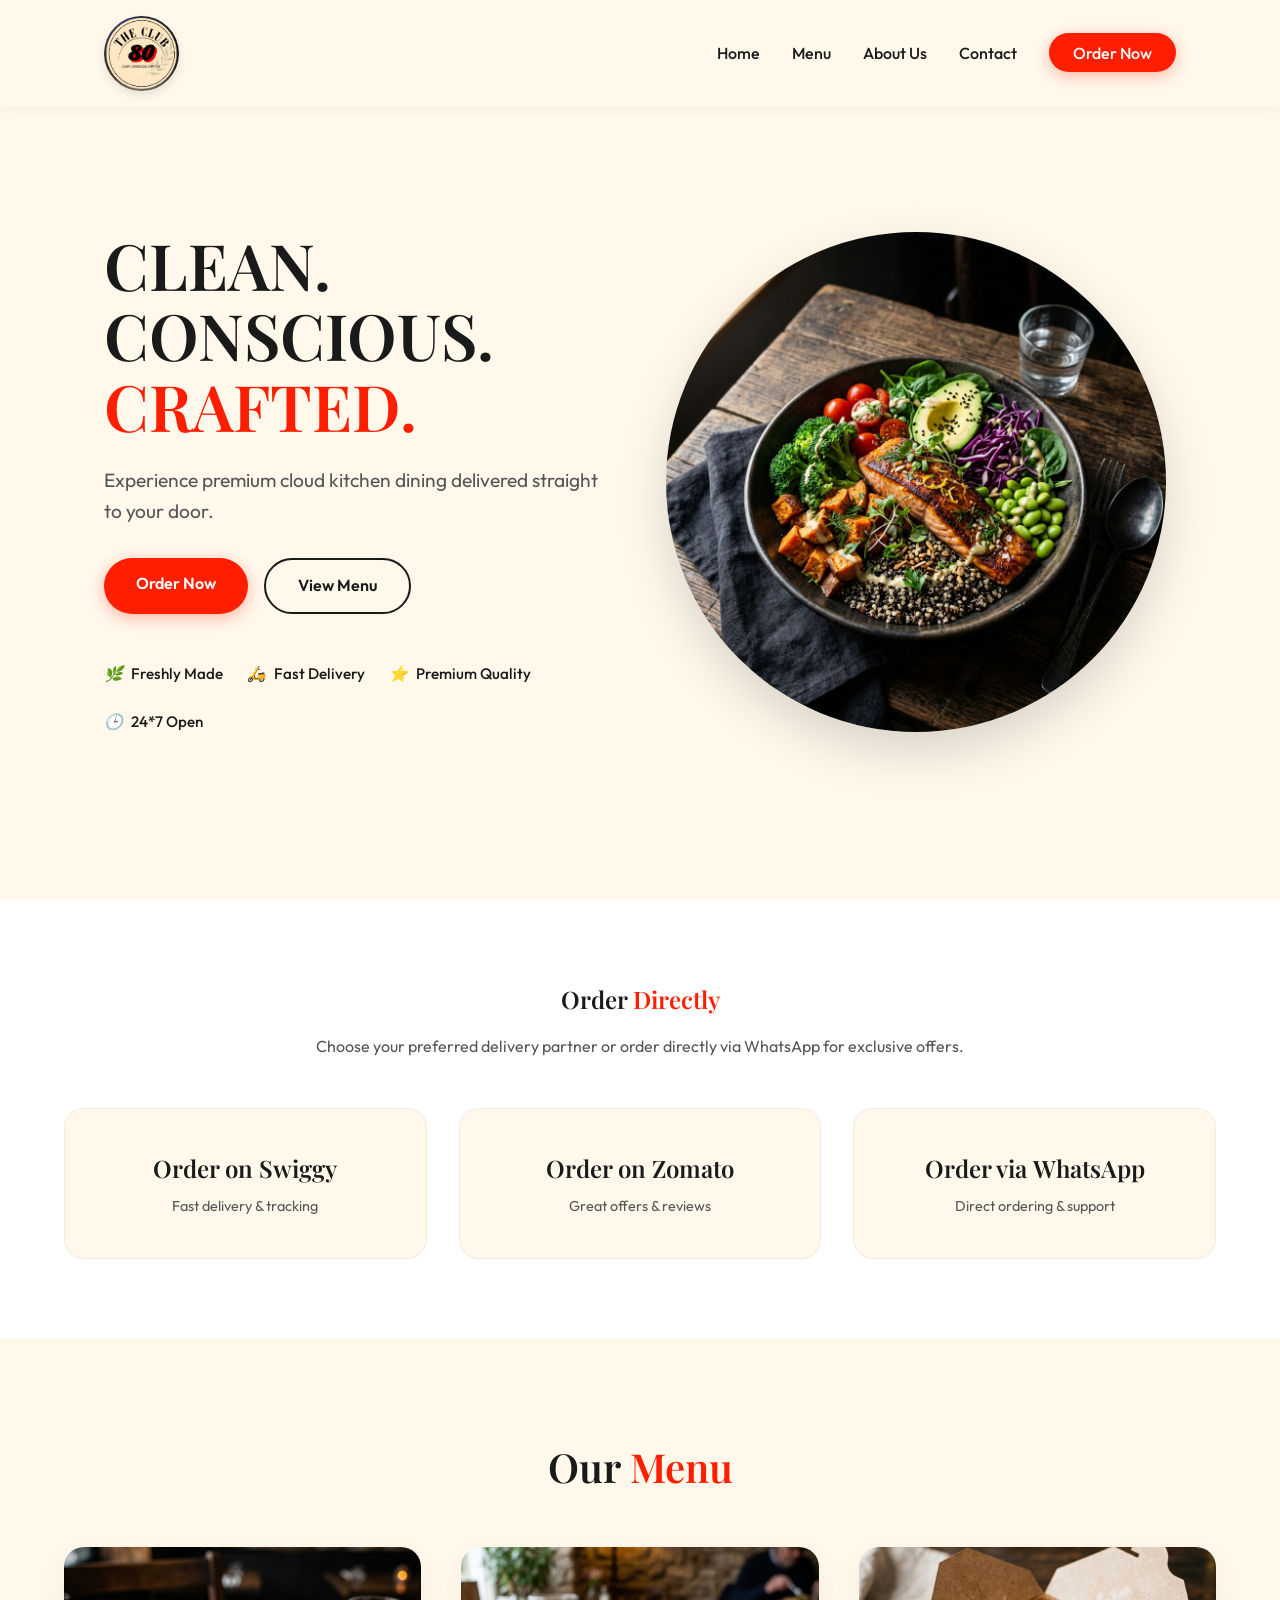
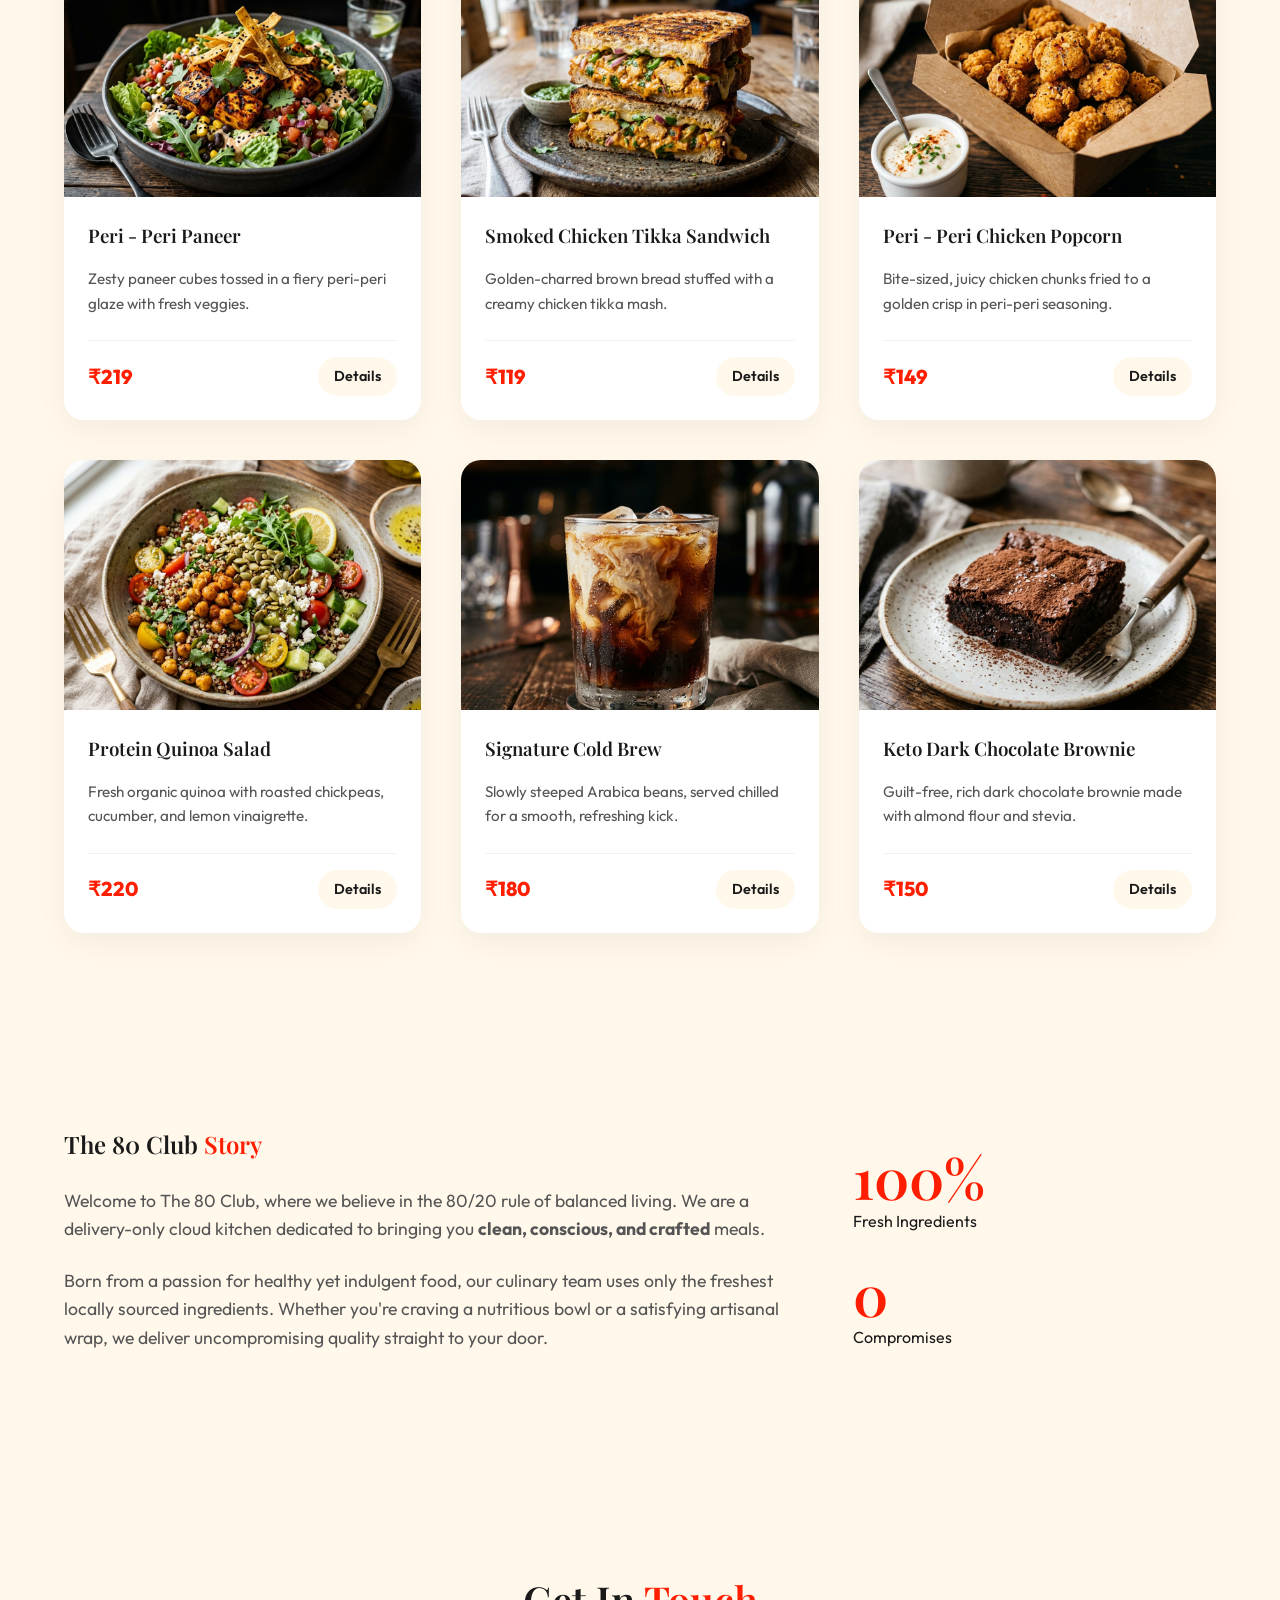
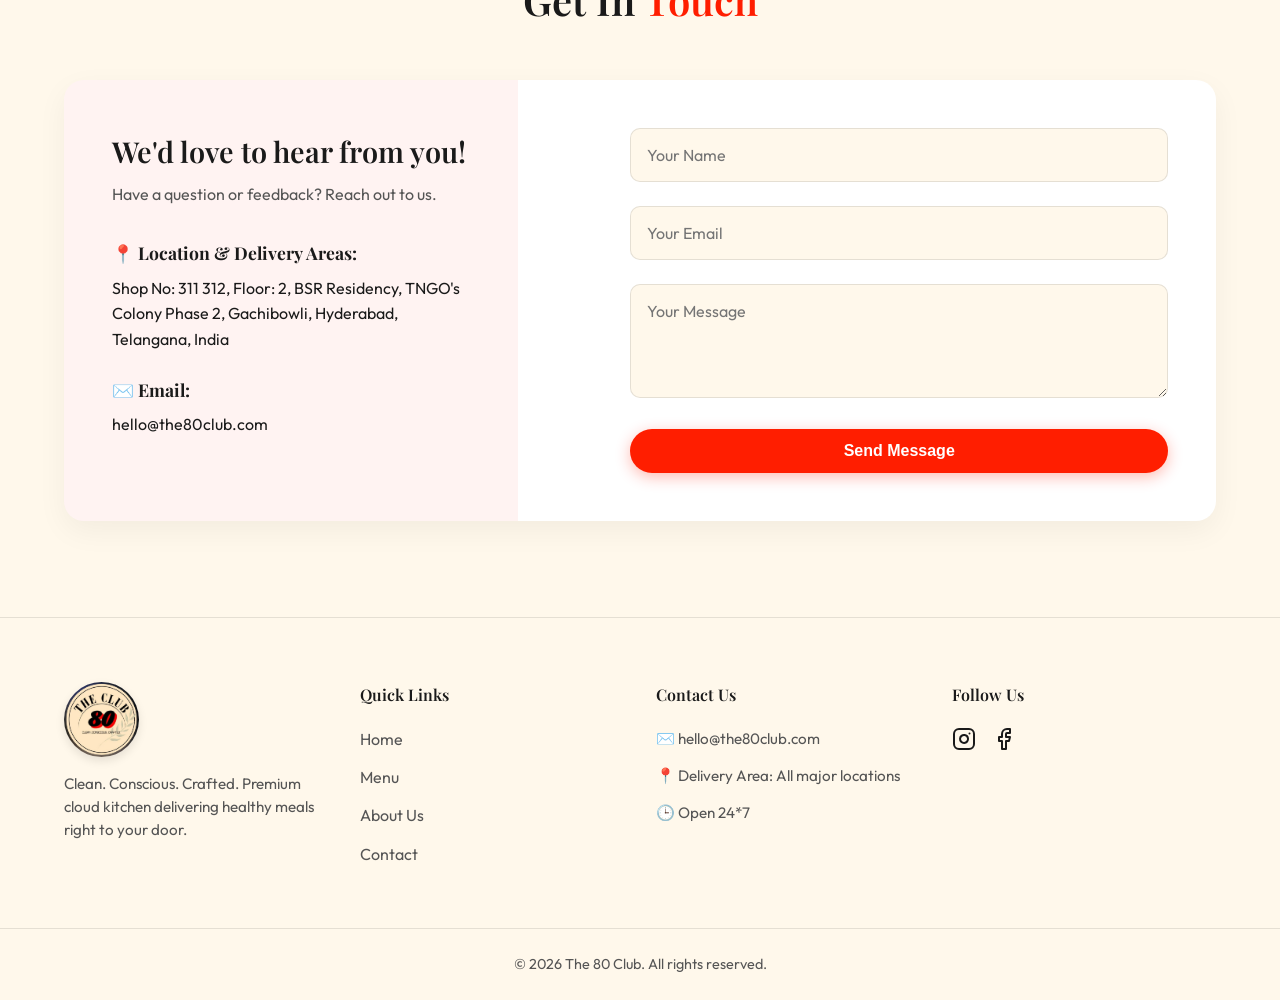
<file: index.html>
<!DOCTYPE html>
<html lang="en">

<head>
    <meta charset="UTF-8">
    <meta name="viewport" content="width=device-width, initial-scale=1.0">
    <title>The 80 Club | Clean. Conscious. Crafted.</title>
    <link rel="icon" type="image/svg+xml" href="assets/favicon.svg">
    <meta name="description"
        content="The 80 Club - A premium cloud kitchen offering clean, conscious, and crafted meals delivered straight to your door.">

    <!-- Google Fonts -->
    <link rel="preconnect" href="https://fonts.googleapis.com">
    <link rel="preconnect" href="https://fonts.gstatic.com" crossorigin>
    <link
        href="https://fonts.googleapis.com/css2?family=Outfit:wght@300;400;600;800&family=Playfair+Display:ital,wght@0,600;1,600&display=swap"
        rel="stylesheet">

    <link rel="stylesheet" href="css/style.css">
</head>

<body>

    <!-- Navigation -->
    <nav class="navbar">
        <div class="nav-container">
            <a href="#" class="brand-logo">
                <img src="assets/logo.jpg" alt="The 80 Club Logo" class="logo-img">
            </a>

            <div class="hamburger">
                <span></span>
                <span></span>
                <span></span>
            </div>

            <ul class="nav-links">
                <li><a href="#home">Home</a></li>
                <li><a href="#menu">Menu</a></li>
                <li><a href="#about">About Us</a></li>
                <li><a href="#contact">Contact</a></li>
                <li><a href="#order" class="btn-nav">Order Now</a></li>
            </ul>
        </div>
    </nav>

    <!-- Hero Section -->
    <section id="home" class="hero">
        <div class="hero-content">
            <h1>CLEAN. CONSCIOUS. <span class="highlight">CRAFTED.</span></h1>
            <p>Experience premium cloud kitchen dining delivered straight to your door.</p>
            <div class="hero-ctas">
                <a href="#order" class="btn-primary">Order Now</a>
                <a href="#menu" class="btn-secondary">View Menu</a>
            </div>
            <div class="selling-points">
                <span><i class="icon">🌿</i> Freshly Made</span>
                <span><i class="icon">🛵</i> Fast Delivery</span>
                <span><i class="icon">⭐</i> Premium Quality</span>
                <span><i class="icon">🕒</i> 24*7 Open</span>
            </div>
        </div>
        <div class="hero-image-wrapper">
            <img src="assets/hero_food.png" alt="Premium healthy bowl" class="hero-img">
        </div>
    </section>

    <!-- Order Now Section -->
    <section id="order" class="order-section">
        <div class="container">
            <h2>Order <span class="highlight">Directly</span></h2>
            <p>Choose your preferred delivery partner or order directly via WhatsApp for exclusive offers.</p>

            <div class="order-cards">
                <a href="https://www.swiggy.com/city/hyderabad/the-80-club-gachibowli-rest1299511" target="_blank" class="order-card swiggy">
                    <h3>Order on Swiggy</h3>
                    <p>Fast delivery & tracking</p>
                </a>
                <a href="https://www.zomato.com" target="_blank" class="order-card zomato">
                    <h3>Order on Zomato</h3>
                    <p>Great offers & reviews</p>
                </a>
                <a href="https://wa.me/917462050039?text=Hi,%20I%20would%20like%20to%20order%20from%20The%2080%20Club"
                    target="_blank" class="order-card whatsapp">
                    <h3>Order via&nbsp;WhatsApp</h3>
                    <p>Direct ordering & support</p>
                </a>
            </div>
        </div>
    </section>

    <!-- Menu Section -->
    <section id="menu" class="menu-section">
        <div class="container">
            <h2 class="section-title">Our <span class="highlight">Menu</span></h2>

            <div class="menu-grid">
                <!-- Menu Item 1 -->
                <a href="product.html?id=peri-paneer" class="menu-item" style="display: block; color: inherit;">
                    <div class="item-img-wrapper">
                        <img src="assets/menu_1.png" alt="Peri - Peri Paneer">
                    </div>
                    <div class="item-details">
                        <h3>Peri - Peri Paneer</h3>
                        <p>Zesty paneer cubes tossed in a fiery peri-peri glaze with fresh veggies.</p>
                        <div class="item-footer">
                            <span class="price">₹219</span>
                            <span class="btn-sm">Details</span>
                        </div>
                    </div>
                </a>

                <!-- Menu Item 2 -->
                <a href="product.html?id=chicken-tikka-sandwich" class="menu-item" style="display: block; color: inherit;">
                    <div class="item-img-wrapper">
                        <img src="assets/menu_2.png" alt="Smoked Chicken Tikka Sandwich">
                    </div>
                    <div class="item-details">
                        <h3>Smoked Chicken Tikka Sandwich</h3>
                        <p>Golden-charred brown bread stuffed with a creamy chicken tikka mash.</p>
                        <div class="item-footer">
                            <span class="price">₹119</span>
                            <span class="btn-sm">Details</span>
                        </div>
                    </div>
                </a>

                <!-- Menu Item 3 -->
                <a href="product.html?id=chicken-popcorn" class="menu-item" style="display: block; color: inherit;">
                    <div class="item-img-wrapper">
                        <img src="assets/menu_3.png" alt="Peri - Peri Chicken Popcorn">
                    </div>
                    <div class="item-details">
                        <h3>Peri - Peri Chicken Popcorn</h3>
                        <p>Bite-sized, juicy chicken chunks fried to a golden crisp in peri-peri seasoning.</p>
                        <div class="item-footer">
                            <span class="price">₹149</span>
                            <span class="btn-sm">Details</span>
                        </div>
                    </div>
                </a>

                <!-- Menu Item 4 -->
                <a href="product.html?id=quinoa-salad" class="menu-item" style="display: block; color: inherit;">
                    <div class="item-img-wrapper">
                        <img src="assets/menu_4.png" alt="Protein Quinoa Salad">
                    </div>
                    <div class="item-details">
                        <h3>Protein Quinoa Salad</h3>
                        <p>Fresh organic quinoa with roasted chickpeas, cucumber, and lemon vinaigrette.</p>
                        <div class="item-footer">
                            <span class="price">₹220</span>
                            <span class="btn-sm">Details</span>
                        </div>
                    </div>
                </a>

                <!-- Menu Item 5 -->
                <a href="product.html?id=cold-brew" class="menu-item" style="display: block; color: inherit;">
                    <div class="item-img-wrapper">
                        <img src="assets/menu_5.png" alt="Signature Cold Brew">
                    </div>
                    <div class="item-details">
                        <h3>Signature Cold Brew</h3>
                        <p>Slowly steeped Arabica beans, served chilled for a smooth, refreshing kick.</p>
                        <div class="item-footer">
                            <span class="price">₹180</span>
                            <span class="btn-sm">Details</span>
                        </div>
                    </div>
                </a>

                <!-- Menu Item 6 -->
                <a href="product.html?id=keto-brownie" class="menu-item" style="display: block; color: inherit;">
                    <div class="item-img-wrapper">
                        <img src="assets/menu_6.png" alt="Keto Dark Chocolate Brownie">
                    </div>
                    <div class="item-details">
                        <h3>Keto Dark Chocolate Brownie</h3>
                        <p>Guilt-free, rich dark chocolate brownie made with almond flour and stevia.</p>
                        <div class="item-footer">
                            <span class="price">₹150</span>
                            <span class="btn-sm">Details</span>
                        </div>
                    </div>
                </a>
            </div>
        </div>
    </section>

    <!-- About Section -->
    <section id="about" class="about-section">
        <div class="container about-container">
            <div class="about-text">
                <h2>The 80 Club <span class="highlight">Story</span></h2>
                <p>Welcome to The 80 Club, where we believe in the 80/20 rule of balanced living. We are a delivery-only
                    cloud kitchen dedicated to bringing you <strong>clean, conscious, and crafted</strong> meals.</p>
                <p>Born from a passion for healthy yet indulgent food, our culinary team uses only the freshest locally
                    sourced ingredients. Whether you're craving a nutritious bowl or a satisfying artisanal wrap, we
                    deliver uncompromising quality straight to your door.</p>
            </div>
            <div class="about-stats">
                <div class="stat">
                    <h3>100%</h3>
                    <p>Fresh Ingredients</p>
                </div>
                <div class="stat">
                    <h3>0</h3>
                    <p>Compromises</p>
                </div>
            </div>
        </div>
    </section>

    <!-- Contact Section -->
    <section id="contact" class="contact-section">
        <div class="container">
            <h2 class="section-title">Get In <span class="highlight">Touch</span></h2>

            <div class="contact-wrapper">
                <div class="contact-info">
                    <h3>We'd love to hear from you!</h3>
                    <p>Have a question or feedback? Reach out to us.</p>

                    <div class="info-item">
                        <strong>📍 Location & Delivery Areas:</strong>
                        <span>Shop No: 311 312, Floor: 2, BSR Residency, TNGO's Colony Phase 2, Gachibowli, Hyderabad, Telangana, India</span>
                    </div>

                    <div class="info-item">
                        <strong>✉️ Email:</strong>
                        <span>hello@the80club.com</span>
                    </div>
                </div>

                <div class="contact-form-wrapper">
                    <!-- Formspree Integration -->
                    <form action="https://formspree.io/f/xaqgerba" method="POST" class="contact-form">
                        <div class="form-group">
                            <input type="text" name="name" placeholder="Your Name" required>
                        </div>
                        <div class="form-group">
                            <input type="email" name="email" placeholder="Your Email" required>
                        </div>
                        <div class="form-group">
                            <textarea name="message" placeholder="Your Message" rows="4" required></textarea>
                        </div>
                        <button type="submit" class="btn-primary">Send Message</button>
                    </form>
                </div>
            </div>
        </div>
    </section>

    <!-- Footer -->
    <footer>
        <div class="container footer-container">
            <div class="footer-brand">
                <a href="#" class="brand-logo" style="margin-bottom: 1rem;">
                    <img src="assets/logo.jpg" alt="The 80 Club Logo" class="logo-img">
                    <span class="logo-text-inline">THE 80 CLUB</span>
                </a>
                <p>Clean. Conscious. Crafted. Premium cloud kitchen delivering healthy meals right to your door.</p>
            </div>
            <div class="footer-links">
                <h4>Quick Links</h4>
                <ul>
                    <li><a href="#home">Home</a></li>
                    <li><a href="#menu">Menu</a></li>
                    <li><a href="#about">About Us</a></li>
                    <li><a href="#contact">Contact</a></li>
                </ul>
            </div>
            <div class="footer-contact">
                <h4>Contact Us</h4>

                <p>✉️ hello@the80club.com</p>
                <p>📍 Delivery Area: All major locations</p>
                <p>🕒 Open 24*7</p>
            </div>
            <div class="footer-social">
                <h4>Follow Us</h4>
                <div class="social-icons">
                    <a href="https://www.instagram.com/the80_club?igsh=bDBuejJoOGxrOWxp" target="_blank" title="Instagram">
                        <svg width="24" height="24" viewBox="0 0 24 24" fill="none" stroke="currentColor" stroke-width="2" stroke-linecap="round" stroke-linejoin="round"><rect x="2" y="2" width="20" height="20" rx="5" ry="5"></rect><path d="M16 11.37A4 4 0 1 1 12.63 8 4 4 0 0 1 16 11.37z"></path><line x1="17.5" y1="6.5" x2="17.51" y2="6.5"></line></svg>
                    </a>
                    <a href="https://www.facebook.com" target="_blank" title="Facebook">
                        <svg width="24" height="24" viewBox="0 0 24 24" fill="none" stroke="currentColor" stroke-width="2" stroke-linecap="round" stroke-linejoin="round"><path d="M18 2h-3a5 5 0 0 0-5 5v3H7v4h3v8h4v-8h3l1-4h-4V7a1 1 0 0 1 1-1h3z"></path></svg>
                    </a>
                </div>
            </div>
        </div>
        <div class="footer-bottom">
            <p>&copy; 2026 The 80 Club. All rights reserved.</p>
        </div>
    </footer>

    <script src="js/main.js"></script>
</body>

</html>
</file>
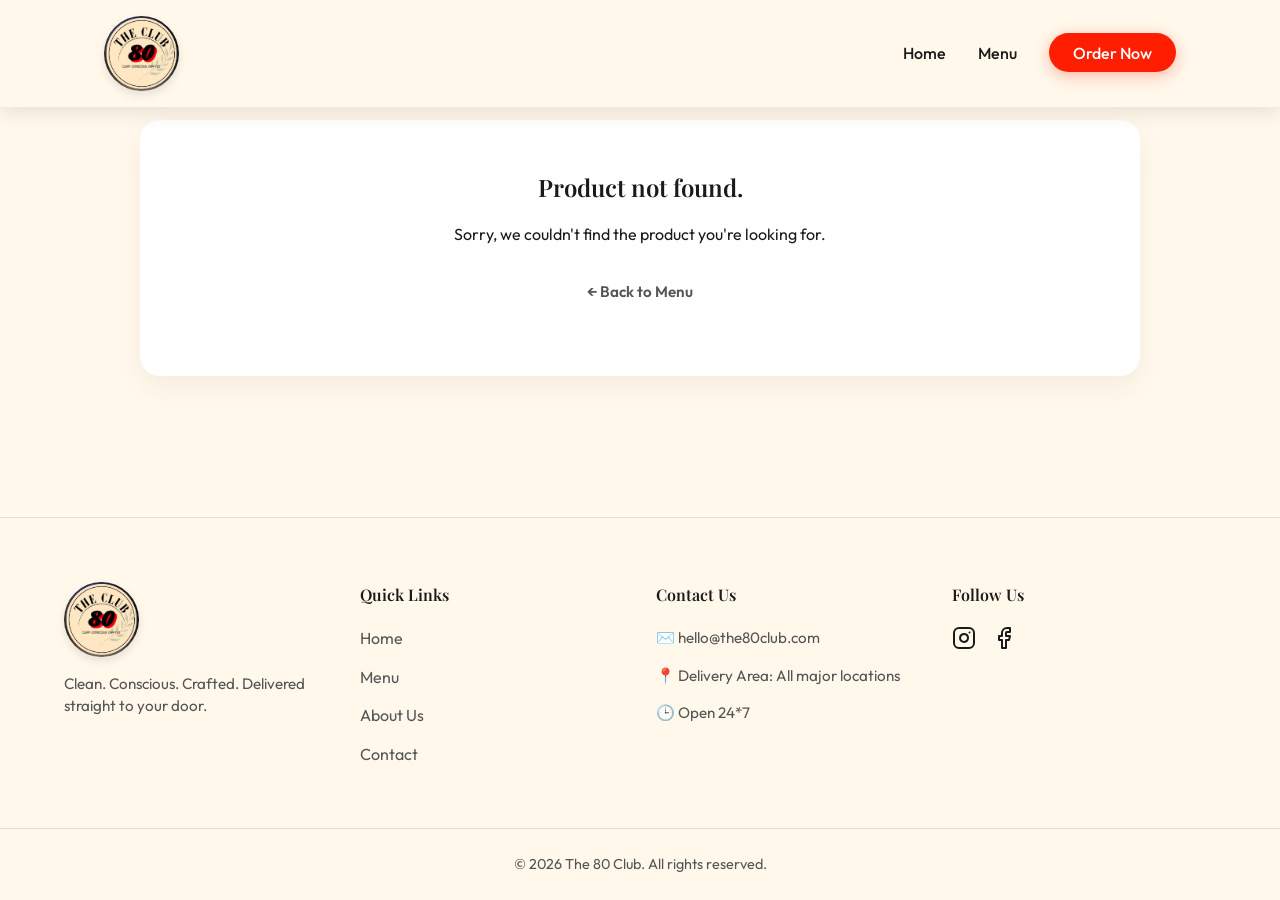
<file: product.html>
<!DOCTYPE html>
<html lang="en">
<head>
    <meta charset="UTF-8">
    <meta name="viewport" content="width=device-width, initial-scale=1.0">
    <title>Product Detail | The 80 Club</title>
    <link rel="icon" type="image/svg+xml" href="assets/favicon.svg">
    
    <!-- Google Fonts -->
    <link rel="preconnect" href="https://fonts.googleapis.com">
    <link rel="preconnect" href="https://fonts.gstatic.com" crossorigin>
    <link href="https://fonts.googleapis.com/css2?family=Outfit:wght@300;400;600;800&family=Playfair+Display:ital,wght@0,600;1,600&display=swap" rel="stylesheet">
    
    <link rel="stylesheet" href="css/style.css">
    <style>
        :root {
            --swiggy: #fc8019;
            --zomato: #e23744;
            --whatsapp: #25D366;
        }
        body {
            background-color: var(--color-bg);
            min-height: 100vh;
            display: flex;
            flex-direction: column;
        }
        .navbar {
            background: rgba(255, 248, 235, 0.98);
            box-shadow: 0 5px 20px rgba(0,0,0,0.1);
        }
        .product-page {
            flex: 1;
            padding-top: 120px;
            display: flex;
            align-items: flex-start;
            justify-content: center;
            padding-bottom: 4rem;
        }
        .product-detail-container {
            display: flex;
            flex-direction: column;
            background: var(--color-white);
            border-radius: 20px;
            overflow: hidden;
            box-shadow: 0 10px 30px rgba(0,0,0,0.05);
            width: 90%;
            max-width: 1000px;
            margin: 0 auto;
        }
        .product-top-section {
            display: flex;
            flex-direction: column;
        }
        @media (min-width: 900px) {
            .product-top-section {
                flex-direction: row;
                align-items: stretch;
            }
            .product-img-wrapper {
                max-width: 50%;
            }
        }
        .product-img-wrapper {
            flex: 1;
        }
        .product-img-wrapper img {
            width: 100%;
            height: 100%;
            object-fit: cover;
            display: block;
        }
        .product-info-wrapper {
            flex: 1;
            padding: 3rem;
            display: flex;
            flex-direction: column;
            justify-content: flex-start;
        }
        .product-bottom-section {
            padding: 0 3rem 3rem 3rem;
            width: 100%;
            box-sizing: border-box;
        }
        .back-btn {
            display: inline-flex;
            align-items: center;
            gap: 0.5rem;
            color: var(--color-text-light);
            font-size: 0.95rem;
            font-weight: 600;
            margin-bottom: 1.5rem;
            transition: var(--transition);
            text-decoration: none;
            align-self: flex-start;
        }
        .back-btn:hover {
            color: var(--color-accent);
        }
        .product-title {
            font-family: var(--font-heading);
            font-size: 2.5rem;
            line-height: 1.2;
            color: var(--color-text);
            margin-bottom: 0.5rem;
        }
        .product-price {
            font-size: 2rem;
            font-weight: 800;
            color: var(--color-accent);
            margin-bottom: 1.5rem;
        }
        .product-desc {
            font-size: 1.1rem;
            line-height: 1.7;
            color: var(--color-text-light);
            margin-bottom: 2.5rem;
        }
        .order-section h4 {
            font-size: 1.1rem;
            margin-bottom: 1rem;
            color: var(--color-text);
        }
        .order-buttons {
            display: flex;
            flex-direction: column;
            gap: 1rem;
        }
        @media (max-width: 600px) {
            .order-buttons {
                grid-template-columns: 1fr;
            }
            .product-title {
                font-size: 2rem;
            }
            .product-price {
                font-size: 1.5rem;
                padding: 0.5rem 1rem;
            }
            .product-info-wrapper {
                padding: 2rem 1.5rem;
            }
            .product-bottom-section {
                padding: 0 1.5rem 2rem 1.5rem;
            }
            .product-page {
                padding-top: 100px;
            }
            .product-detail-container {
                width: 95%;
            }
        }
        @media (min-width: 600px) {
            .order-buttons {
                flex-direction: row;
                flex-wrap: wrap;
            }
            .order-buttons .btn-order {
                flex: 1;
                min-width: 200px;
            }
        }
        .btn-order {
            display: flex;
            align-items: center;
            justify-content: center;
            gap: 0.5rem;
            padding: 1rem;
            border-radius: 10px;
            font-weight: 600;
            font-size: 1.05rem;
            color: white !important;
            transition: all 0.3s ease;
        }
        .btn-order:hover {
            transform: translateY(-2px);
            box-shadow: 0 5px 15px rgba(0,0,0,0.15);
        }
        .swiggy-btn { background-color: var(--swiggy); }
        .zomato-btn { background-color: var(--zomato); }
        .whatsapp-btn { background-color: var(--whatsapp); width: 100%; }
    </style>
</head>
<body>
    <!-- Navigation -->
    <nav class="navbar">
        <div class="nav-container">
            <a href="index.html" class="brand-logo">
                <img src="assets/logo.jpg" alt="The 80 Club Logo" class="logo-img">
            </a>
            <ul class="nav-links">
                <li><a href="index.html#home">Home</a></li>
                <li><a href="index.html#menu">Menu</a></li>
                <li><a href="index.html#order" class="btn-nav">Order Now</a></li>
            </ul>
        </div>
    </nav>

    <!-- Product Detail Section -->
    <section class="product-page">
        <div class="product-detail-container" id="product-container">
            <!-- Content injected via JS -->
            <div style="padding: 3rem;">Loading product details...</div>
        </div>
    </section>

    <!-- Footer -->
    <footer>
        <div class="container footer-container">
            <div class="footer-brand">
                <a href="index.html" class="brand-logo" style="margin-bottom: 1rem;">
                    <img src="assets/logo.jpg" alt="The 80 Club Logo" class="logo-img">
                </a>
                <p>Clean. Conscious. Crafted. Delivered straight to your door.</p>
            </div>
            <div class="footer-links">
                <h4>Quick Links</h4>
                <ul>
                    <li><a href="index.html#home">Home</a></li>
                    <li><a href="index.html#menu">Menu</a></li>
                    <li><a href="index.html#about">About Us</a></li>
                    <li><a href="index.html#contact">Contact</a></li>
                </ul>
            </div>
            <div class="footer-contact">
                <h4>Contact Us</h4>

                <p>✉️ hello@the80club.com</p>
                <p>📍 Delivery Area: All major locations</p>
                <p>🕒 Open 24*7</p>
            </div>
            <div class="footer-social">
                <h4>Follow Us</h4>
                <div class="social-icons">
                    <a href="https://www.instagram.com/the80_club?igsh=bDBuejJoOGxrOWxp" target="_blank" title="Instagram">
                        <svg width="24" height="24" viewBox="0 0 24 24" fill="none" stroke="currentColor" stroke-width="2" stroke-linecap="round" stroke-linejoin="round"><rect x="2" y="2" width="20" height="20" rx="5" ry="5"></rect><path d="M16 11.37A4 4 0 1 1 12.63 8 4 4 0 0 1 16 11.37z"></path><line x1="17.5" y1="6.5" x2="17.51" y2="6.5"></line></svg>
                    </a>
                    <a href="https://www.facebook.com" target="_blank" title="Facebook">
                        <svg width="24" height="24" viewBox="0 0 24 24" fill="none" stroke="currentColor" stroke-width="2" stroke-linecap="round" stroke-linejoin="round"><path d="M18 2h-3a5 5 0 0 0-5 5v3H7v4h3v8h4v-8h3l1-4h-4V7a1 1 0 0 1 1-1h3z"></path></svg>
                    </a>
                </div>
            </div>
        </div>
        <div class="footer-bottom">
            <p>&copy; 2026 The 80 Club. All rights reserved.</p>
        </div>
    </footer>

    <script src="js/product.js"></script>
</body>
</html>
</file>
<file: css/style.css>
:root {
    --color-bg: #fff8eb;
    --color-text: #1a1a1a;
    --color-text-light: #555555;
    --color-accent: #ff1e00;
    --color-accent-hover: #d11800;
    --color-white: #ffffff;
    
    --font-heading: 'Playfair Display', serif;
    --font-body: 'Outfit', sans-serif;
    
    --transition: all 0.3s ease;
}

* {
    margin: 0;
    padding: 0;
    box-sizing: border-box;
}

html {
    scroll-behavior: smooth;
    font-size: 16px;
}

section {
    scroll-margin-top: 120px;
}

body {
    font-family: var(--font-body);
    background-color: var(--color-bg);
    color: var(--color-text);
    line-height: 1.6;
    overflow-x: hidden;
}

h1, h2, h3, h4, h5, h6 {
    font-family: var(--font-heading);
    margin-bottom: 1rem;
    font-weight: 600;
}

a {
    text-decoration: none;
    color: inherit;
}

.highlight {
    color: var(--color-accent);
}

.container {
    width: 90%;
    max-width: 1200px;
    margin: 0 auto;
}

.section-title {
    text-align: center;
    font-size: 2.5rem;
    margin-bottom: 3rem;
}

/* Navigation */
.navbar {
    position: fixed;
    top: 0;
    width: 100%;
    background: rgba(255, 248, 235, 0.9);
    backdrop-filter: blur(10px);
    z-index: 1000;
    box-shadow: 0 2px 15px rgba(0,0,0,0.05);
    transition: var(--transition);
}

.nav-container {
    display: flex;
    justify-content: space-between;
    align-items: center;
    padding: 1rem 5%;
    max-width: 1200px;
    margin: 0 auto;
}

.brand-logo {
    display: block;
    height: 75px;
    width: 75px;
    border-radius: 50%;
    overflow: hidden;
    box-shadow: 0 4px 10px rgba(0,0,0,0.1);
}

.logo-img {
    height: 100%;
    width: 100%;
    object-fit: cover;
    object-position: center;
    transform: scale(1.35);
    transition: var(--transition);
}

.logo-img:hover {
    transform: scale(1.42);
}

.nav-links {
    display: flex;
    list-style: none;
    gap: 2rem;
    align-items: center;
}

.nav-links a {
    font-weight: 500;
    transition: var(--transition);
}

.nav-links a:hover {
    color: var(--color-accent);
}

.btn-nav {
    background-color: var(--color-accent);
    color: var(--color-white) !important;
    padding: 0.6rem 1.5rem;
    border-radius: 50px;
    font-weight: 600;
    box-shadow: 0 4px 15px rgba(255, 30, 0, 0.3);
}

.btn-nav:hover {
    background-color: var(--color-accent-hover);
    transform: translateY(-2px);
    box-shadow: 0 6px 20px rgba(255, 30, 0, 0.4);
}

.hamburger {
    display: none;
    cursor: pointer;
    flex-direction: column;
    gap: 5px;
}

.hamburger span {
    width: 25px;
    height: 3px;
    background-color: var(--color-text);
    transition: var(--transition);
}

/* Hero Section */
.hero {
    min-height: 100vh;
    display: flex;
    align-items: center;
    padding: 6rem 5% 2rem;
    max-width: 1200px;
    margin: 0 auto;
    gap: 2rem;
}

.hero-content {
    flex: 1;
}

.hero-content h1 {
    font-size: 4rem;
    line-height: 1.1;
    margin-bottom: 1.5rem;
}

.hero-content p {
    font-size: 1.2rem;
    color: var(--color-text-light);
    margin-bottom: 2rem;
    max-width: 500px;
}

.hero-ctas {
    display: flex;
    gap: 1rem;
    margin-bottom: 3rem;
}

.btn-primary, .btn-secondary {
    padding: 0.8rem 2rem;
    border-radius: 50px;
    font-weight: 600;
    transition: var(--transition);
    cursor: pointer;
    border: none;
    font-size: 1rem;
}

.btn-primary {
    background-color: var(--color-accent);
    color: var(--color-white);
    box-shadow: 0 4px 15px rgba(255, 30, 0, 0.3);
}

.btn-primary:hover {
    background-color: var(--color-accent-hover);
    transform: translateY(-3px);
    box-shadow: 0 8px 25px rgba(255, 30, 0, 0.4);
}

.btn-secondary {
    background-color: transparent;
    border: 2px solid var(--color-text);
    color: var(--color-text);
}

.btn-secondary:hover {
    background-color: var(--color-text);
    color: var(--color-white);
}

.selling-points {
    display: flex;
    gap: 1.5rem;
    flex-wrap: wrap;
}

.selling-points span {
    display: flex;
    align-items: center;
    gap: 0.5rem;
    font-weight: 500;
    font-size: 0.95rem;
}

.hero-image-wrapper {
    flex: 1;
    display: flex;
    justify-content: center;
    align-items: center;
    position: relative;
}

.hero-img {
    width: 100%;
    max-width: 500px;
    border-radius: 50%;
    box-shadow: 0 20px 50px rgba(0,0,0,0.15);
    animation: float 6s ease-in-out infinite;
}

@keyframes float {
    0% { transform: translateY(0px); }
    50% { transform: translateY(-20px); }
    100% { transform: translateY(0px); }
}

/* Order Section */
.order-section {
    padding: 5rem 0;
    background-color: var(--color-white);
    text-align: center;
}

.order-section p {
    color: var(--color-text-light);
    margin-bottom: 3rem;
}

.order-cards {
    display: grid;
    grid-template-columns: repeat(auto-fit, minmax(280px, 1fr));
    gap: 2rem;
}

.order-card {
    padding: 2.5rem 1.5rem;
    border-radius: 20px;
    background: var(--color-bg);
    transition: var(--transition);
    border: 1px solid rgba(0,0,0,0.05);
}

.order-card h3 {
    margin-bottom: 0.5rem;
    font-size: 1.5rem;
}

.order-card p {
    margin-bottom: 0;
    font-size: 0.9rem;
}

.order-card:hover {
    transform: translateY(-10px);
    box-shadow: 0 15px 30px rgba(0,0,0,0.1);
}

.swiggy:hover { background-color: #fc8019; color: white; }
.swiggy:hover p { color: rgba(255,255,255,0.8); }
.zomato:hover { background-color: #e23744; color: white; }
.zomato:hover p { color: rgba(255,255,255,0.8); }
.whatsapp:hover { background-color: #25D366; color: white; }
.whatsapp:hover p { color: rgba(255,255,255,0.8); }

/* Menu Section */
.menu-section {
    padding: 6rem 0;
}

.menu-grid {
    display: grid;
    grid-template-columns: repeat(auto-fit, minmax(280px, 1fr));
    gap: 2.5rem;
}

.menu-item {
    background: var(--color-white);
    border-radius: 20px;
    overflow: hidden;
    box-shadow: 0 10px 30px rgba(0,0,0,0.05);
    transition: var(--transition);
}

.menu-item:hover {
    transform: translateY(-10px);
    box-shadow: 0 20px 40px rgba(0,0,0,0.1);
}

.item-img-wrapper {
    height: 250px;
    overflow: hidden;
}

.item-img-wrapper img {
    width: 100%;
    height: 100%;
    object-fit: cover;
    transition: transform 0.5s ease;
}

.menu-item:hover .item-img-wrapper img {
    transform: scale(1.1);
}

.item-details {
    padding: 1.5rem;
}

.item-details p {
    color: var(--color-text-light);
    font-size: 0.95rem;
    margin-bottom: 1.5rem;
}

.item-footer {
    display: flex;
    justify-content: space-between;
    align-items: center;
    border-top: 1px solid rgba(0,0,0,0.05);
    padding-top: 1rem;
}

.price {
    font-weight: 800;
    font-size: 1.25rem;
    color: var(--color-accent);
}

.btn-sm {
    background: var(--color-bg);
    padding: 0.5rem 1rem;
    border-radius: 50px;
    font-weight: 600;
    font-size: 0.9rem;
    transition: var(--transition);
}

.btn-sm:hover {
    background: var(--color-accent);
    color: white;
}

/* About Section */
.about-section {
    padding: 6rem 0;
}

.about-container {
    display: flex;
    gap: 4rem;
    align-items: center;
}

.about-text {
    flex: 2;
}

.about-text h2 {
    margin-bottom: 1.5rem;
}

.about-text p {
    color: var(--color-text-light);
    margin-bottom: 1.5rem;
    font-size: 1.1rem;
}

.about-stats {
    flex: 1;
    display: flex;
    flex-direction: column;
    gap: 2rem;
}

.stat h3 {
    font-size: 3.5rem;
    color: var(--color-accent);
    margin-bottom: 0.2rem;
    line-height: 1;
}

/* Contact Section */
.contact-section {
    padding: 6rem 0;
}

.contact-wrapper {
    display: flex;
    gap: 4rem;
    background: var(--color-white);
    border-radius: 20px;
    overflow: hidden;
    box-shadow: 0 10px 30px rgba(0,0,0,0.05);
}

.contact-info {
    flex: 1;
    padding: 3rem;
    background: rgba(255, 30, 0, 0.05);
}

.contact-info h3 {
    font-size: 1.8rem;
    margin-bottom: 0.5rem;
}

.contact-info p {
    color: var(--color-text-light);
    margin-bottom: 2rem;
}

.info-item {
    margin-bottom: 1.5rem;
    display: flex;
    flex-direction: column;
    gap: 0.5rem;
}

.info-item strong {
    font-family: var(--font-heading);
    font-size: 1.1rem;
}

.contact-form-wrapper {
    flex: 1.5;
    padding: 3rem;
}

.form-group {
    margin-bottom: 1.5rem;
}

.form-group input,
.form-group textarea {
    width: 100%;
    padding: 1rem;
    border: 1px solid rgba(0,0,0,0.1);
    border-radius: 10px;
    font-family: var(--font-body);
    font-size: 1rem;
    transition: var(--transition);
    background: var(--color-bg);
}

.form-group input:focus,
.form-group textarea:focus {
    outline: none;
    border-color: var(--color-accent);
    box-shadow: 0 0 0 3px rgba(255, 30, 0, 0.1);
}

.contact-form button {
    width: 100%;
}

/* Footer */
footer {
    padding: 4rem 0 0 0;
    border-top: 1px solid rgba(0, 0, 0, 0.1);
}

.footer-container {
    display: grid;
    grid-template-columns: repeat(auto-fit, minmax(200px, 1fr));
    gap: 2rem;
    margin-bottom: 3rem;
    text-align: left;
}

.footer-container h3,
.footer-container h4 {
    color: var(--color-text);
    margin-bottom: 1.2rem;
}

.footer-about p, .footer-brand p {
    font-size: 0.95rem;
    line-height: 1.5;
    color: var(--color-text-light);
}

.footer-links ul {
    list-style: none;
}

.footer-links li {
    margin-bottom: 0.8rem;
}

.footer-links a {
    transition: var(--transition);
    color: var(--color-text-light);
}

.footer-links a:hover {
    color: var(--color-accent);
}

.footer-contact p {
    font-size: 0.95rem;
    margin-bottom: 0.8rem;
    color: var(--color-text-light);
}

.social-icons {
    display: flex;
    gap: 1rem;
}

.social-icons a {
    font-size: 0.95rem;
    text-decoration: underline;
    transition: var(--transition);
}

.social-icons a:hover {
    color: var(--color-accent);
}

.footer-bottom {
    text-align: center;
    padding: 1.5rem 0;
    border-top: 1px solid rgba(0,0,0,0.1);
    font-size: 0.9rem;
    color: var(--color-text-light);
}

/* Responsive */
@media (max-width: 992px) {
    .hero {
        flex-direction: column;
        text-align: center;
        padding-top: 8rem;
    }
    
    .hero-content h1 {
        font-size: 3rem;
    }
    
    .hero-content p {
        margin: 0 auto 2rem;
    }
    
    .hero-ctas, .selling-points {
        justify-content: center;
    }

    .about-container, .contact-wrapper {
        flex-direction: column;
        gap: 2rem;
    }
}

@media (max-width: 768px) {
    .hamburger {
        display: flex;
    }
    
    .nav-links {
        position: fixed;
        top: 70px;
        left: -100%;
        width: 100%;
        height: calc(100vh - 70px);
        background: var(--color-bg);
        flex-direction: column;
        align-items: center;
        justify-content: center;
        gap: 2rem;
        transition: var(--transition);
    }
    
    .nav-links.active {
        left: 0;
    }
    
    .hero-content h1 {
        font-size: 2.5rem;
    }
    
    .hero-ctas {
        flex-direction: column;
        gap: 1rem;
    }
    
    .contact-wrapper {
        padding: 1rem;
    }
    
    .contact-info, .contact-form-wrapper {
        padding: 1.5rem;
    }

    .footer-container {
        text-align: center;
    }
    
    .social-icons {
        justify-content: center;
    }
}

@media (max-width: 480px) {
    .section-title {
        font-size: 2rem;
    }
    .hero-content h1 {
        font-size: 2.2rem;
    }
    .stat h3 {
        font-size: 2.5rem;
    }
    .contact-info, .contact-form-wrapper {
        padding: 1rem;
    }
    .about-section, .menu-section, .contact-section {
        padding: 4rem 0;
    }
    .hero {
        padding-top: 7rem;
    }
}

/* Modal Styles */
.modal {
    display: none; 
    position: fixed;
    z-index: 2000;
    left: 0;
    top: 0;
    width: 100%;
    height: 100%;
    background-color: rgba(0,0,0,0.6);
    backdrop-filter: blur(5px);
    align-items: center;
    justify-content: center;
    opacity: 0;
    transition: opacity 0.3s ease;
}
.modal.show {
    display: flex;
    opacity: 1;
}
.modal-content {
    background-color: var(--color-white);
    border-radius: 20px;
    width: 90%;
    max-width: 800px;
    position: relative;
    overflow: hidden;
    transform: translateY(20px);
    transition: transform 0.3s ease;
    box-shadow: 0 20px 50px rgba(0,0,0,0.2);
}
.modal.show .modal-content {
    transform: translateY(0);
}
.close-modal {
    position: absolute;
    top: 15px;
    right: 20px;
    font-size: 2.5rem;
    color: var(--color-text);
    cursor: pointer;
    z-index: 10;
    line-height: 1;
}
.modal-body {
    display: flex;
    flex-direction: column;
}
@media (min-width: 768px) {
    .modal-body {
        flex-direction: row;
    }
}
#modal-img {
    width: 100%;
    height: 250px;
    object-fit: cover;
}
@media (min-width: 768px) {
    #modal-img {
        width: 50%;
        height: auto;
    }
}
.modal-info {
    padding: 2.5rem;
    flex: 1;
    display: flex;
    flex-direction: column;
    justify-content: center;
}
.modal-price {
    font-size: 1.8rem;
    font-weight: 800;
    color: var(--color-accent);
    margin: 1rem 0 1.5rem;
}
.modal-order-options {
    display: flex;
    flex-direction: column;
    gap: 1rem;
}
.btn-order {
    padding: 1rem;
    border-radius: 10px;
    text-align: center;
    font-weight: 600;
    color: white !important;
    font-size: 1.1rem;
    transition: var(--transition);
}
.btn-order:hover {
    transform: translateY(-3px);
    box-shadow: 0 5px 15px rgba(0,0,0,0.2);
}
.swiggy-btn { background-color: #fc8019; }
.zomato-btn { background-color: #e23744; }
.whatsapp-btn { background-color: #25D366; }
</file>
